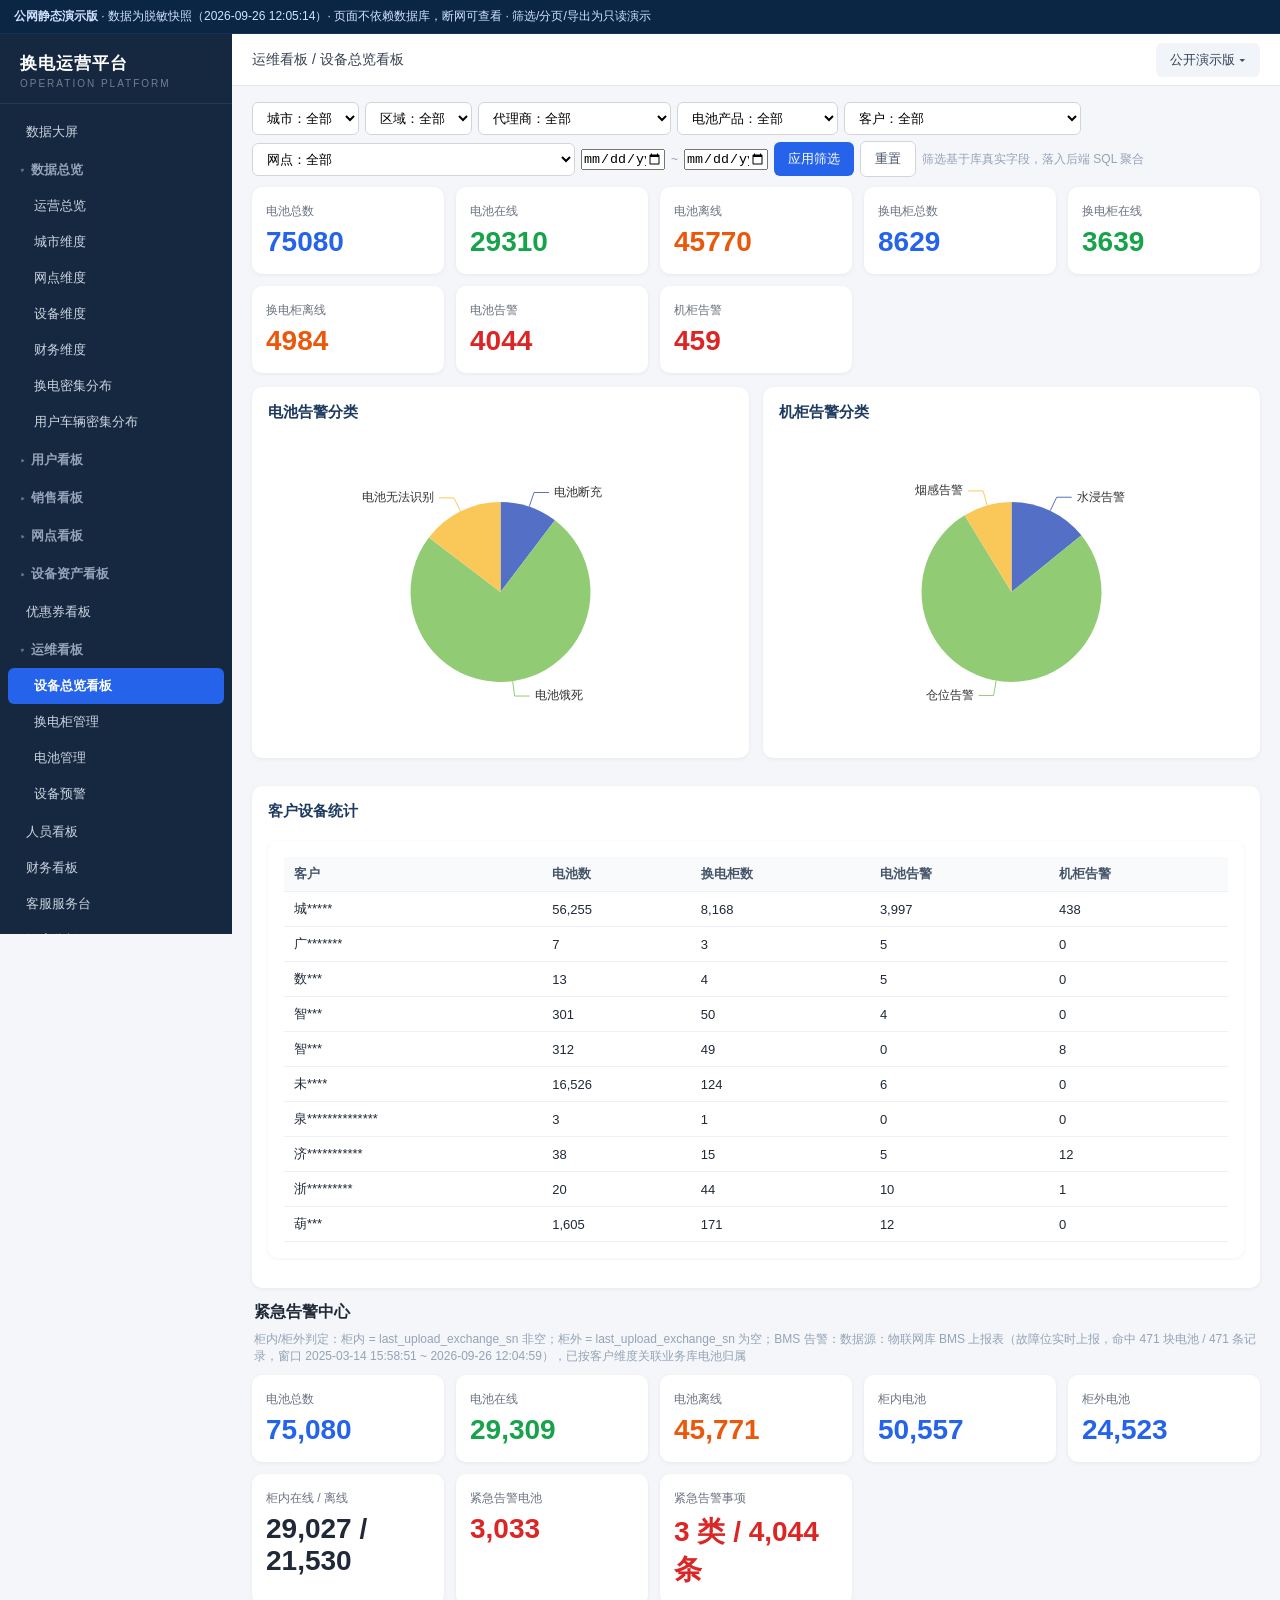
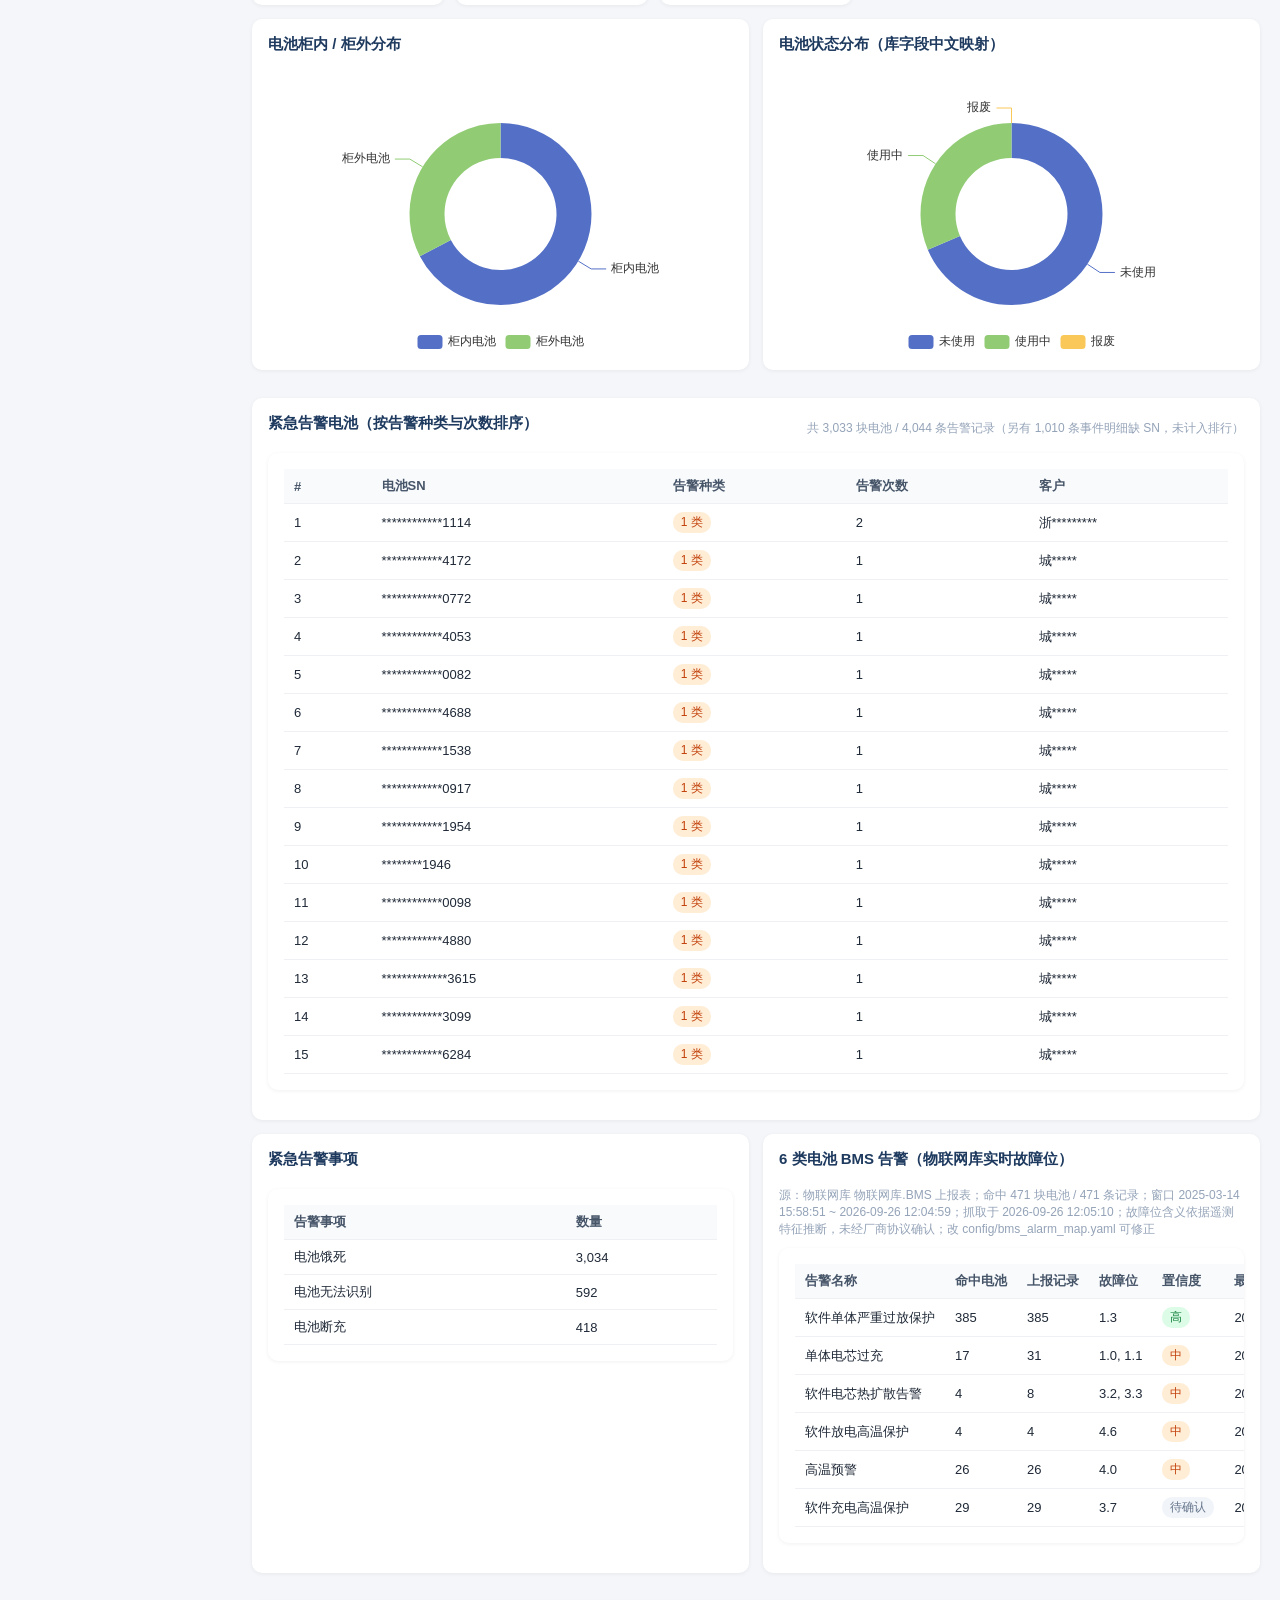
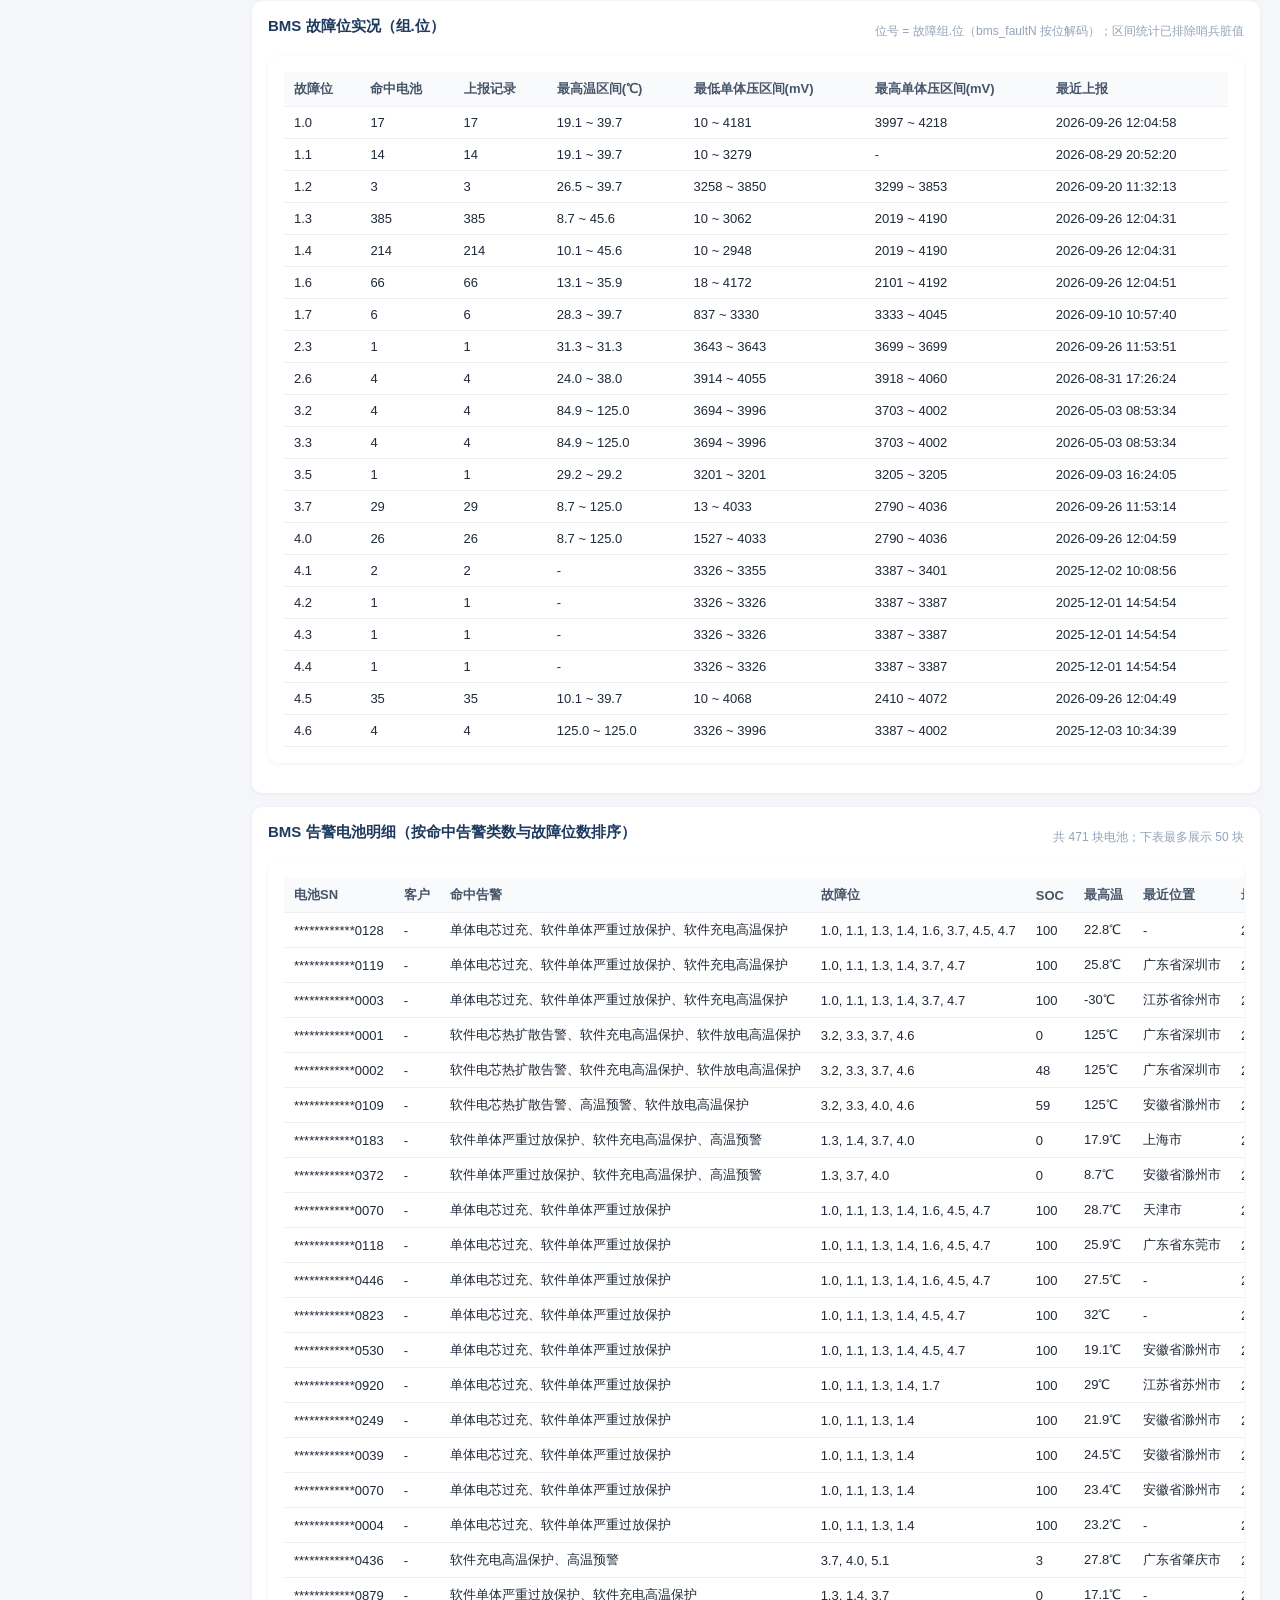
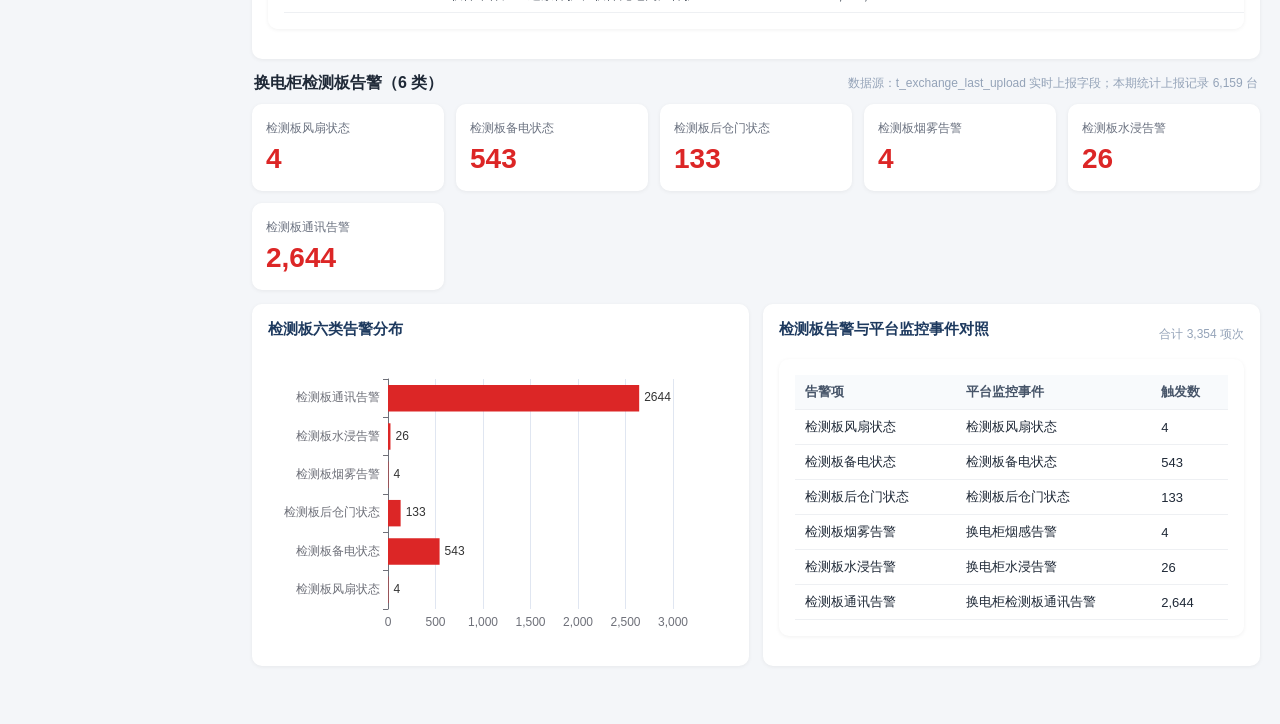
<file: docs/index.html>
<!DOCTYPE html>
<html lang="zh-CN">
<head>
<meta charset="UTF-8">
<meta name="viewport" content="width=device-width, initial-scale=1.0">
<link rel="icon" href="data:,">
<title>换电运营平台 · 数据快照</title>
<meta name="description" content="换电运营平台看板（静态快照版）：设备、用户、销售、网点、资产、财务、告警等全板块展示，数据为脱敏快照，不依赖后端与数据库。">
<link rel="stylesheet" href="css/style.css?v=20260926">

<style>
.public-notice{background:#0b2545;color:#cfe3ff;font-size:12px;line-height:1.6;padding:7px 14px;border-bottom:1px solid #12335c}
.side-toggle{display:none}
.topbar-left{display:flex;align-items:center;gap:10px;min-width:0}
.side-mask{display:none}
@media (max-width:900px){
  .side-toggle{display:inline-block;background:#12294a;color:#dbe9ff;border:1px solid #24456f;border-radius:6px;padding:4px 10px;font-size:16px;line-height:1;flex:none}
  .layout .sidebar{position:fixed;left:0;top:0;bottom:0;width:230px;transform:translateX(-100%);transition:transform .2s;z-index:60;overflow-y:auto}
  body.side-open .layout .sidebar{transform:none}
  .side-mask{position:fixed;inset:0;background:rgba(4,12,24,.45);z-index:55}
  body.side-open .side-mask{display:block}
  .layout .main{padding-left:0}
  .kpi-grid{grid-template-columns:repeat(2,minmax(0,1fr))}
  .table-wrap{overflow-x:auto}
  /* 手机端：宽表格在卡片内部横向滚动，避免整页被撑宽导致页面被缩放到看不清 */
  .content table{display:block;max-width:100%;overflow-x:auto;-webkit-overflow-scrolling:touch}
  .content canvas,.content img{max-width:100%}
  .content{padding-left:10px;padding-right:10px}
  .topbar{padding-left:12px;padding-right:12px}
}
</style>
</head>
<body>
<div class="layout">
  <div class="side-mask" id="sideMask"></div>
  <!-- 左侧菜单 -->
  <aside class="sidebar">
    <div class="side-brand">
      <div class="brand-title">换电运营平台</div>
      <div class="brand-sub">OPERATION PLATFORM</div>
    </div>
    <nav class="side-nav" id="sideNav"></nav>
    <div class="side-foot">
      <div class="user-mini" id="userMini"></div>
    </div>
  </aside>

  <!-- 主区 -->
  <div class="main">
    <header class="topbar">
      <div class="topbar-left">
        <button class="side-toggle" id="sideToggle" type="button" aria-label="展开/收起菜单">☰</button>
        <div class="breadcrumb" id="breadcrumb">运维看板</div>
      </div>
      <div class="topbar-right">
        <div class="user-menu" id="userMenuWrap">
          <button class="btn btn-user" id="btnUserMenu"></button>
          <div class="dropdown" id="userDropdown" style="display:none">
            <div class="dropdown-item disabled" id="dropRole"></div>
            <div class="dropdown-item" id="dropAdmin" style="display:none">用户管理</div>
            <div class="dropdown-item" id="dropRoleAdmin" style="display:none">角色管理</div>
            <div class="dropdown-item danger" id="dropLogout">退出登录</div>
          </div>
        </div>
      </div>
    </header>

    <main class="content" id="content">
      <div id="connBanner" class="banner banner-error" style="display:none"></div>
      <div id="page"></div>
    </main>
  </div>
</div>

<!-- 用户管理弹窗（静态版默认隐藏入口） -->
<div id="adminModal" class="modal-mask" style="display:none">
  <div class="modal">
    <div class="modal-head"><h3>用户管理</h3><button class="btn btn-ghost-dark" onclick="closeAdmin()">关闭</button></div>
    <form id="userForm" class="modal-form">
      <input type="hidden" id="u_id">
      <input type="text" id="u_username" placeholder="用户名" required>
      <input type="password" id="u_password" placeholder="密码（修改时留空则不修改，新建必填）">
      <select id="u_role">
        <option value="viewer">查看者</option>
        <option value="manager">客户经理</option>
        <option value="admin">管理员</option>
      </select>
      <input type="text" id="u_oem_ids" placeholder="客户ID（逗号分隔，仅客户经理生效）">
      <input type="text" id="u_display_name" placeholder="显示名称">
      <button type="submit" class="btn btn-primary">保存</button>
    </form>
    <table id="adminUserTable" class="table">
      <thead><tr><th>ID</th><th>用户名</th><th>角色</th><th>客户范围</th><th>操作</th></tr></thead>
      <tbody></tbody>
    </table>
  </div>
</div>

<!-- 角色管理弹窗（静态版默认隐藏入口） -->
<div id="roleModal" class="modal-mask" style="display:none">
  <div class="modal modal-lg">
    <div class="modal-head"><h3>角色管理</h3><button class="btn btn-ghost-dark" onclick="closeRole()">关闭</button></div>
    <div class="role-create">
      <input type="text" id="r_key" class="input" placeholder="角色标识（英文，如 city_manager）">
      <input type="text" id="r_name" class="input" placeholder="角色名称（如 城市经理）">
      <button class="btn btn-primary" onclick="createRole()">新增角色</button>
      <span class="muted">创建后可在下方为该角色勾选可查看的模块菜单</span>
    </div>
    <div id="roleList"></div>
  </div>
</div>


<script>
document.addEventListener('DOMContentLoaded', function(){
  var t = document.getElementById('sideToggle');
  var close = function(){ document.body.classList.remove('side-open'); };
  if (t) t.addEventListener('click', function(e){ e.stopPropagation(); document.body.classList.toggle('side-open'); });
  var m = document.getElementById('sideMask');
  if (m) m.addEventListener('click', close);
  var nav = document.getElementById('sideNav');
  if (nav) nav.addEventListener('click', function(e){
    if (e.target.closest('.menu-item')) close();
  });
  /* 手机端：点击主区内容也收起菜单 */
  var main = document.querySelector('.main');
  if (main) main.addEventListener('click', function(){ if (window.innerWidth <= 900) close(); });
});
</script>
<script src="lib/echarts.min.js"></script>
<script src="js/static-shim.js?v=20260926"></script>
<script src="js/app.js?v=20260926"></script>
</body>
</html>
</file>
<file: docs/css/style.css>
* { box-sizing: border-box; margin: 0; padding: 0; }
body { font-family: "Microsoft YaHei", "PingFang SC", sans-serif; background: #f4f6f9; color: #1f2937; }
a { text-decoration: none; color: inherit; }

/* ---------- 登录 ---------- */
.login-body { display: flex; align-items: center; justify-content: center; min-height: 100vh; background: linear-gradient(135deg, #1e3a5f, #2b6cb0); }
.login-box { background: #fff; padding: 40px 36px; border-radius: 12px; width: 360px; box-shadow: 0 12px 40px rgba(0,0,0,.2); }
.login-box h1 { font-size: 24px; color: #1e3a5f; text-align: center; }
.login-sub { text-align: center; color: #6b7280; font-size: 13px; margin: 6px 0 24px; }
.login-box label { display: block; font-size: 13px; color: #374151; margin: 12px 0 4px; }
.login-box input { width: 100%; padding: 10px 12px; border: 1px solid #d1d5db; border-radius: 6px; font-size: 14px; }
.login-msg { color: #dc2626; font-size: 13px; margin: 10px 0 0; min-height: 18px; }

/* ---------- 整体布局 ---------- */
.layout { display: flex; min-height: 100vh; }
.sidebar { width: 232px; min-width: 232px; background: #16283f; color: #cbd5e1; display: flex; flex-direction: column; position: sticky; top: 0; height: 100vh; overflow-y: auto; }
.main { flex: 1; display: flex; flex-direction: column; min-width: 0; }
.content { padding: 16px 20px 30px; flex: 1; max-width: 1720px; margin: 0 auto; width: 100%; }

/* ---------- 侧边栏 ---------- */
.side-brand { padding: 18px 20px 14px; border-bottom: 1px solid rgba(255,255,255,.08); }
.brand-title { font-size: 17px; font-weight: 700; color: #fff; letter-spacing: 1px; }
.brand-sub { font-size: 10px; opacity: .5; letter-spacing: 2px; margin-top: 3px; }
.side-nav { flex: 1; padding: 10px 0; }
.side-foot { padding: 12px 20px; border-top: 1px solid rgba(255,255,255,.08); font-size: 12px; opacity: .75; }

.menu-group { margin: 2px 8px; }
.menu-group-title { padding: 9px 12px; font-size: 13px; font-weight: 600; color: #94a3b8; cursor: pointer; display: flex; align-items: center; gap: 6px; border-radius: 6px; user-select: none; }
.menu-group-title::before { content: '▸'; font-size: 10px; transition: transform .15s; color: #64748b; }
.menu-group.open > .menu-group-title::before { transform: rotate(90deg); }
.menu-group-title.sub { font-size: 12px; color: #7c8ba1; padding: 7px 12px; }
.menu-group-body { display: none; }
.menu-group.open > .menu-group-body { display: block; }

.menu-item { padding: 9px 12px 9px 26px; font-size: 13px; color: #cbd5e1; cursor: pointer; border-radius: 6px; display: flex; align-items: center; gap: 6px; }
.menu-item:hover { background: rgba(255,255,255,.07); color: #fff; }
.menu-item.active { background: #2563eb; color: #fff; font-weight: 600; }
.menu-text { flex: 1; overflow: hidden; text-overflow: ellipsis; white-space: nowrap; }
.menu-badge { font-size: 10px; background: rgba(255,255,255,.14); color: #cbd5e1; border-radius: 8px; padding: 1px 6px; white-space: nowrap; }
.menu-item.active .menu-badge { background: rgba(255,255,255,.22); color: #fff; }

/* ---------- 顶栏 ---------- */
.topbar { display: flex; justify-content: space-between; align-items: center; background: #fff; border-bottom: 1px solid #e5e7eb; padding: 0 20px; height: 52px; }
.breadcrumb { font-size: 14px; color: #374151; font-weight: 500; }
.topbar-right { display: flex; align-items: center; gap: 10px; }
.user-menu { position: relative; }
.btn-user { background: #f1f5f9; color: #334155; border: 1px solid #e2e8f0; padding: 7px 14px; border-radius: 8px; cursor: pointer; font-size: 13px; }
.btn-user:hover { background: #e2e8f0; }
.dropdown { position: absolute; right: 0; top: 42px; background: #fff; border: 1px solid #e5e7eb; border-radius: 8px; box-shadow: 0 8px 24px rgba(0,0,0,.12); min-width: 150px; z-index: 200; overflow: hidden; }
.dropdown-item { padding: 10px 16px; font-size: 13px; cursor: pointer; color: #334155; }
.dropdown-item:hover { background: #f1f5f9; }
.dropdown-item.disabled { cursor: default; color: #94a3b8; }
.dropdown-item.danger { color: #dc2626; }

/* ---------- 通用组件 ---------- */
.banner { padding: 10px 14px; border-radius: 8px; margin-bottom: 14px; font-size: 14px; }
.banner-error { background: #fef2f2; color: #b91c1c; border: 1px solid #fecaca; }
.loading { padding: 60px; text-align: center; color: #94a3b8; }

.kpi-grid { display: grid; grid-template-columns: repeat(auto-fit, minmax(min(160px, 100%), 1fr)); gap: 12px; margin-bottom: 14px; }
.kpi { min-width: 0; }
.kpi .value { overflow-wrap: anywhere; }
.kpi { background: #fff; border-radius: 10px; padding: 16px 14px; box-shadow: 0 1px 4px rgba(0,0,0,.06); }
.kpi .label { font-size: 12px; color: #6b7280; }
.kpi .value { font-size: 28px; font-weight: 700; margin-top: 6px; }
.kpi .value.danger { color: #dc2626; }
.kpi .value.warn { color: #ea580c; }
.kpi .value.ok { color: #16a34a; }
.kpi .value.blue { color: #2563eb; }

.grid-2 { display: grid; grid-template-columns: minmax(0, 1fr) minmax(0, 1fr); gap: 14px; margin-bottom: 14px; }
@media (max-width: 900px) {
  .grid-2 { grid-template-columns: minmax(0, 1fr); }
  /* 手机上宽表格在卡片内滚动，避免整页被撑宽 */
  .content table { display: block; max-width: 100%; overflow-x: auto; -webkit-overflow-scrolling: touch; }
  .content canvas, .content img { max-width: 100%; }
  /* KPI 数值缩小并允许换行，避免溢出卡片 */
  .kpi { min-width: 0; }
  .kpi .value { font-size: 20px; overflow-wrap: anywhere; }
  /* 数据大屏三栏改为上下堆叠 */
  .bs-col { grid-template-columns: minmax(0, 1fr) !important; }
  .bs-wrap { min-height: auto; padding: 12px 10px 16px; }
  .bs-head { flex-wrap: wrap; gap: 8px; }
  .bs-foot { flex-wrap: wrap; gap: 12px; }
}
@media (max-width: 560px) {
  .content { padding: 10px 10px 24px; }
  .kpi-grid { grid-template-columns: minmax(0, 1fr); }
}

.card { background: #fff; border-radius: 10px; padding: 16px; margin-bottom: 14px; box-shadow: 0 1px 4px rgba(0,0,0,.06); }
.card h3 { font-size: 15px; color: #1e3a5f; margin-bottom: 10px; }
.card-head { display: flex; justify-content: space-between; align-items: center; flex-wrap: wrap; gap: 8px; margin-bottom: 10px; }
.chart { height: 300px; width: 100%; }
.kpi-sub { font-size: 13px; color: #475569; margin-bottom: 10px; }

.table-wrap { overflow-x: auto; }
.table { width: 100%; border-collapse: collapse; font-size: 13px; }
.table th, .table td { padding: 8px 10px; border-bottom: 1px solid #eef0f3; text-align: left; white-space: nowrap; }
.table th { background: #f8fafc; color: #475569; font-weight: 600; }
.table tr:hover { background: #f9fafb; }
.td-empty { text-align: center; color: #94a3b8; padding: 30px !important; }

.tag { display: inline-block; padding: 2px 8px; border-radius: 10px; font-size: 12px; }
.tag-p0 { background: #fee2e2; color: #b91c1c; }
.tag-p1 { background: #ffedd5; color: #c2410c; }
.tag-p2 { background: #e0e7ff; color: #4338ca; }
.tag-ok { background: #dcfce7; color: #15803d; }
.tag-off { background: #f1f5f9; color: #64748b; }
.txt-warn { color: #ea580c; font-weight: 600; }

.filters { display: flex; gap: 8px; align-items: center; flex-wrap: wrap; }
.filters select, .modal-form select, .modal-form input, .input { padding: 7px 10px; border: 1px solid #d1d5db; border-radius: 6px; font-size: 13px; background: #fff; }
.input { min-width: 180px; }
.input-sm { width: 84px; min-width: 84px; }
.pager { display: flex; justify-content: flex-end; align-items: center; gap: 12px; margin-top: 10px; font-size: 13px; color: #6b7280; }
.pager .btn[disabled] { opacity: .45; cursor: not-allowed; }

.btn { padding: 8px 14px; border: none; border-radius: 6px; cursor: pointer; font-size: 13px; }
.btn-primary { background: #2563eb; color: #fff; }
.btn-primary:hover { background: #1d4ed8; }
.btn-ghost { background: transparent; color: #dbeafe; border: 1px solid rgba(255,255,255,.35); }
.btn-ghost:hover { background: rgba(255,255,255,.12); }
.btn-ghost-dark { background: #fff; color: #475569; border: 1px solid #d1d5db; }
.btn-ghost-dark:hover { background: #f1f5f9; }
.btn-danger-dark { background: #fff; color: #dc2626; border: 1px solid #fecaca; }
.btn-danger-dark:hover { background: #fef2f2; }
.btn-block { width: 100%; margin-top: 16px; padding: 11px; font-size: 15px; }

/* ---------- 占位页 ---------- */
.placeholder-card { background: #fff; border-radius: 12px; padding: 80px 20px; text-align: center; box-shadow: 0 1px 4px rgba(0,0,0,.06); }
.placeholder-icon { font-size: 44px; margin-bottom: 14px; }
.placeholder-title { font-size: 18px; color: #334155; font-weight: 600; }
.placeholder-sub { font-size: 13px; color: #94a3b8; margin-top: 8px; }

/* ---------- 弹窗 ---------- */
.modal-mask { position: fixed; inset: 0; background: rgba(0,0,0,.45); display: flex; align-items: center; justify-content: center; z-index: 100; }
.modal { background: #fff; border-radius: 12px; width: 680px; max-width: 94vw; max-height: 88vh; overflow-y: auto; padding: 18px; }
.modal-head { display: flex; justify-content: space-between; align-items: center; margin-bottom: 12px; }
.modal-form { display: grid; grid-template-columns: 1fr 1fr; gap: 8px; margin-bottom: 12px; }
.modal-form .btn-primary { grid-column: span 2; }

/* 角色管理 */
.modal-lg { width: 860px; }
.role-create { display: flex; align-items: center; gap: 8px; margin-bottom: 12px; flex-wrap: wrap; }
.muted { color: #94a3b8; font-size: 12px; }
.role-item { border: 1px solid #e2e8f0; border-radius: 10px; padding: 10px 12px; margin-bottom: 10px; }
.role-item-head { display: flex; align-items: center; gap: 10px; }
.role-name { font-weight: 600; color: #0f172a; }
.role-key { color: #64748b; font-size: 12px; background: #f1f5f9; padding: 2px 8px; border-radius: 8px; }
.role-spacer { flex: 1; }
.role-perms { margin-top: 8px; display: flex; flex-wrap: wrap; gap: 6px; }
.role-edit { margin-top: 10px; border-top: 1px dashed #e2e8f0; padding-top: 10px; }
.tag-blue { background: #dbeafe; color: #1d4ed8; }
.perm-grid { display: grid; grid-template-columns: repeat(4, 1fr); gap: 6px; margin-bottom: 10px; }
.perm-item { font-size: 13px; color: #334155; display: flex; align-items: center; gap: 6px; }
</file>
